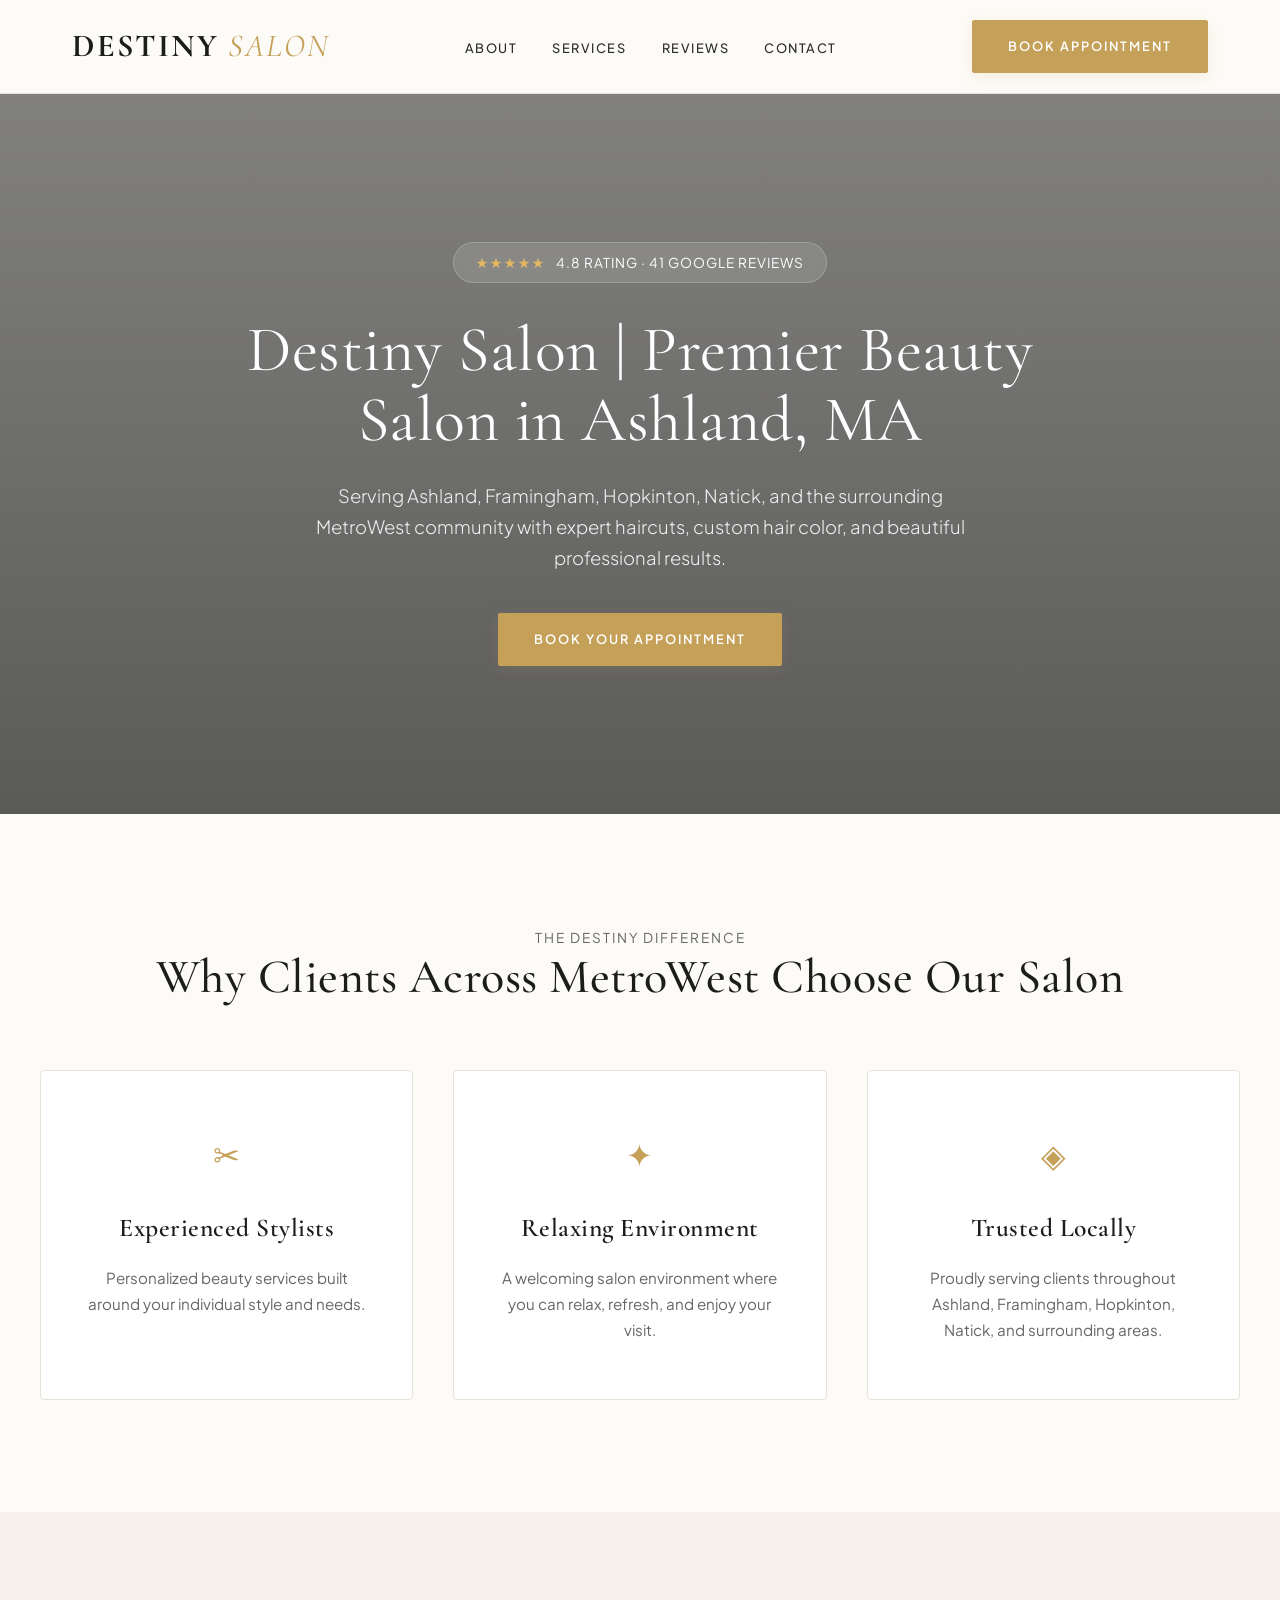
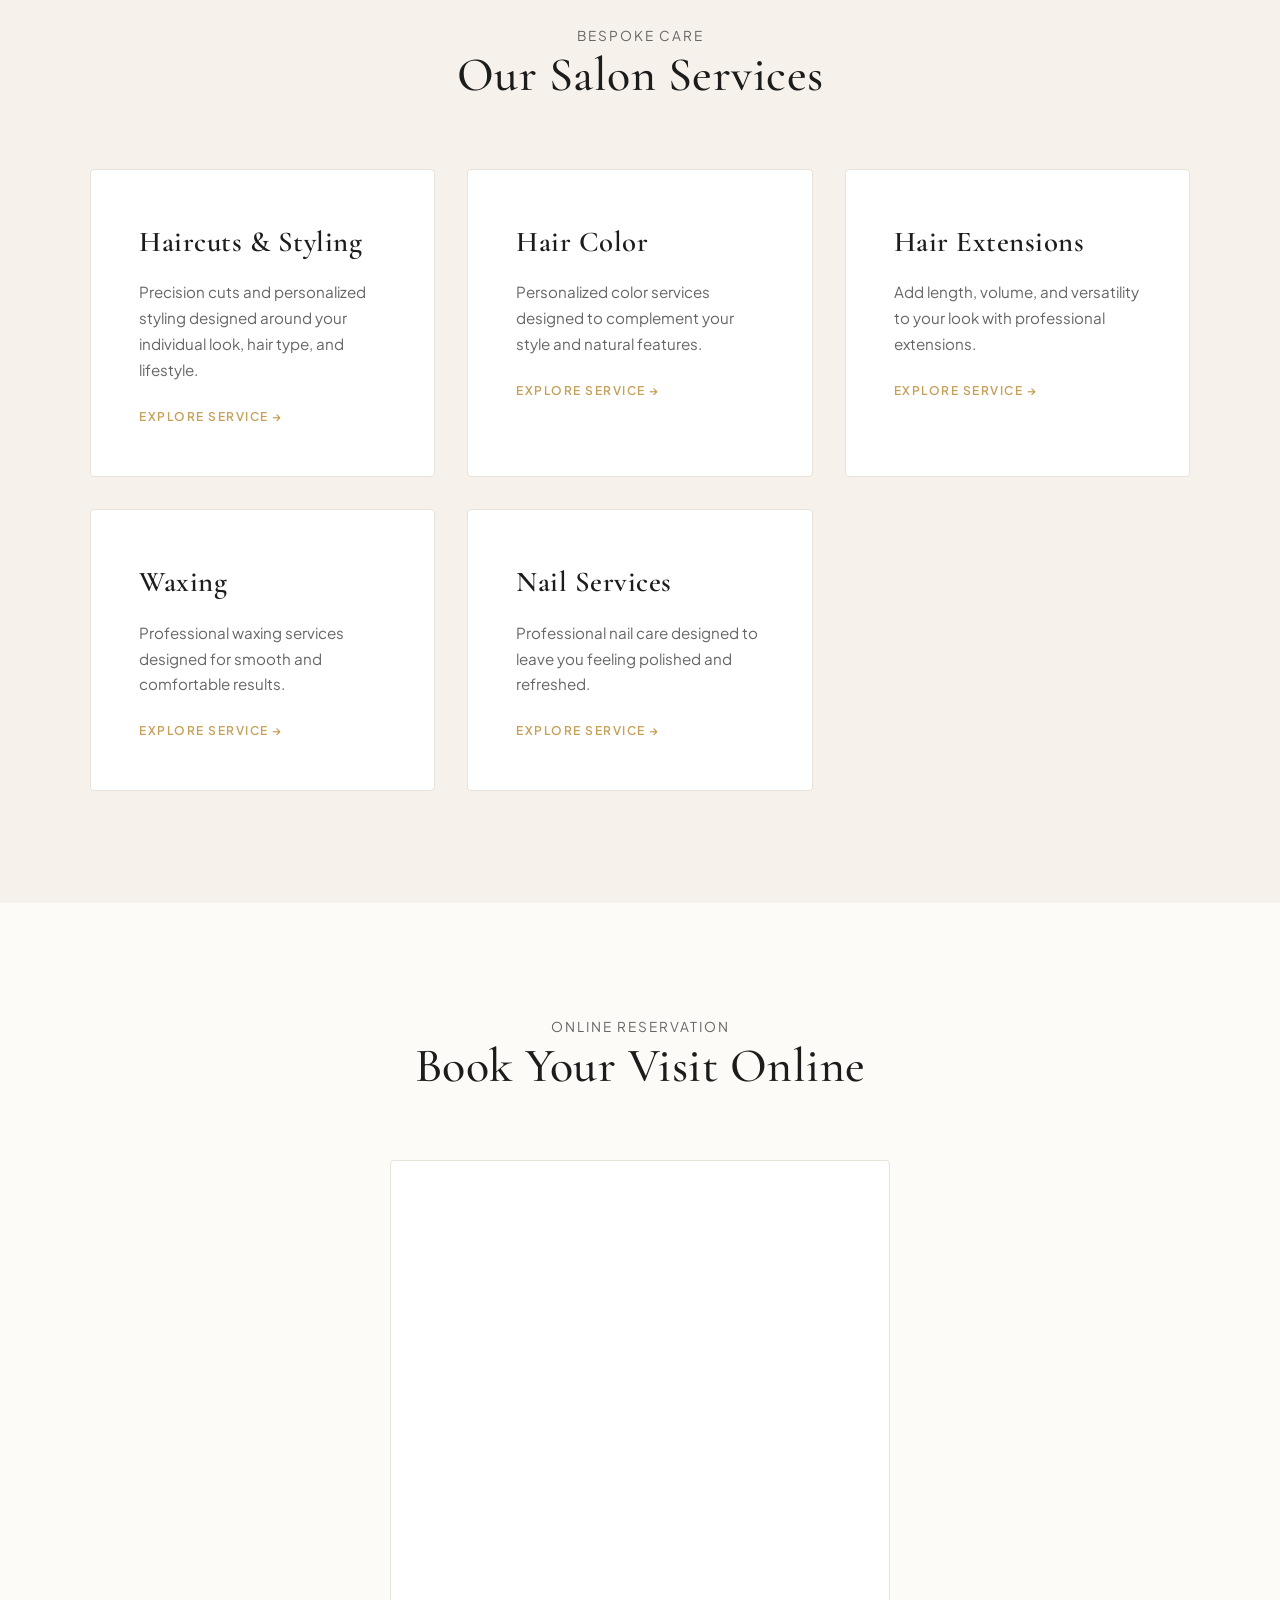
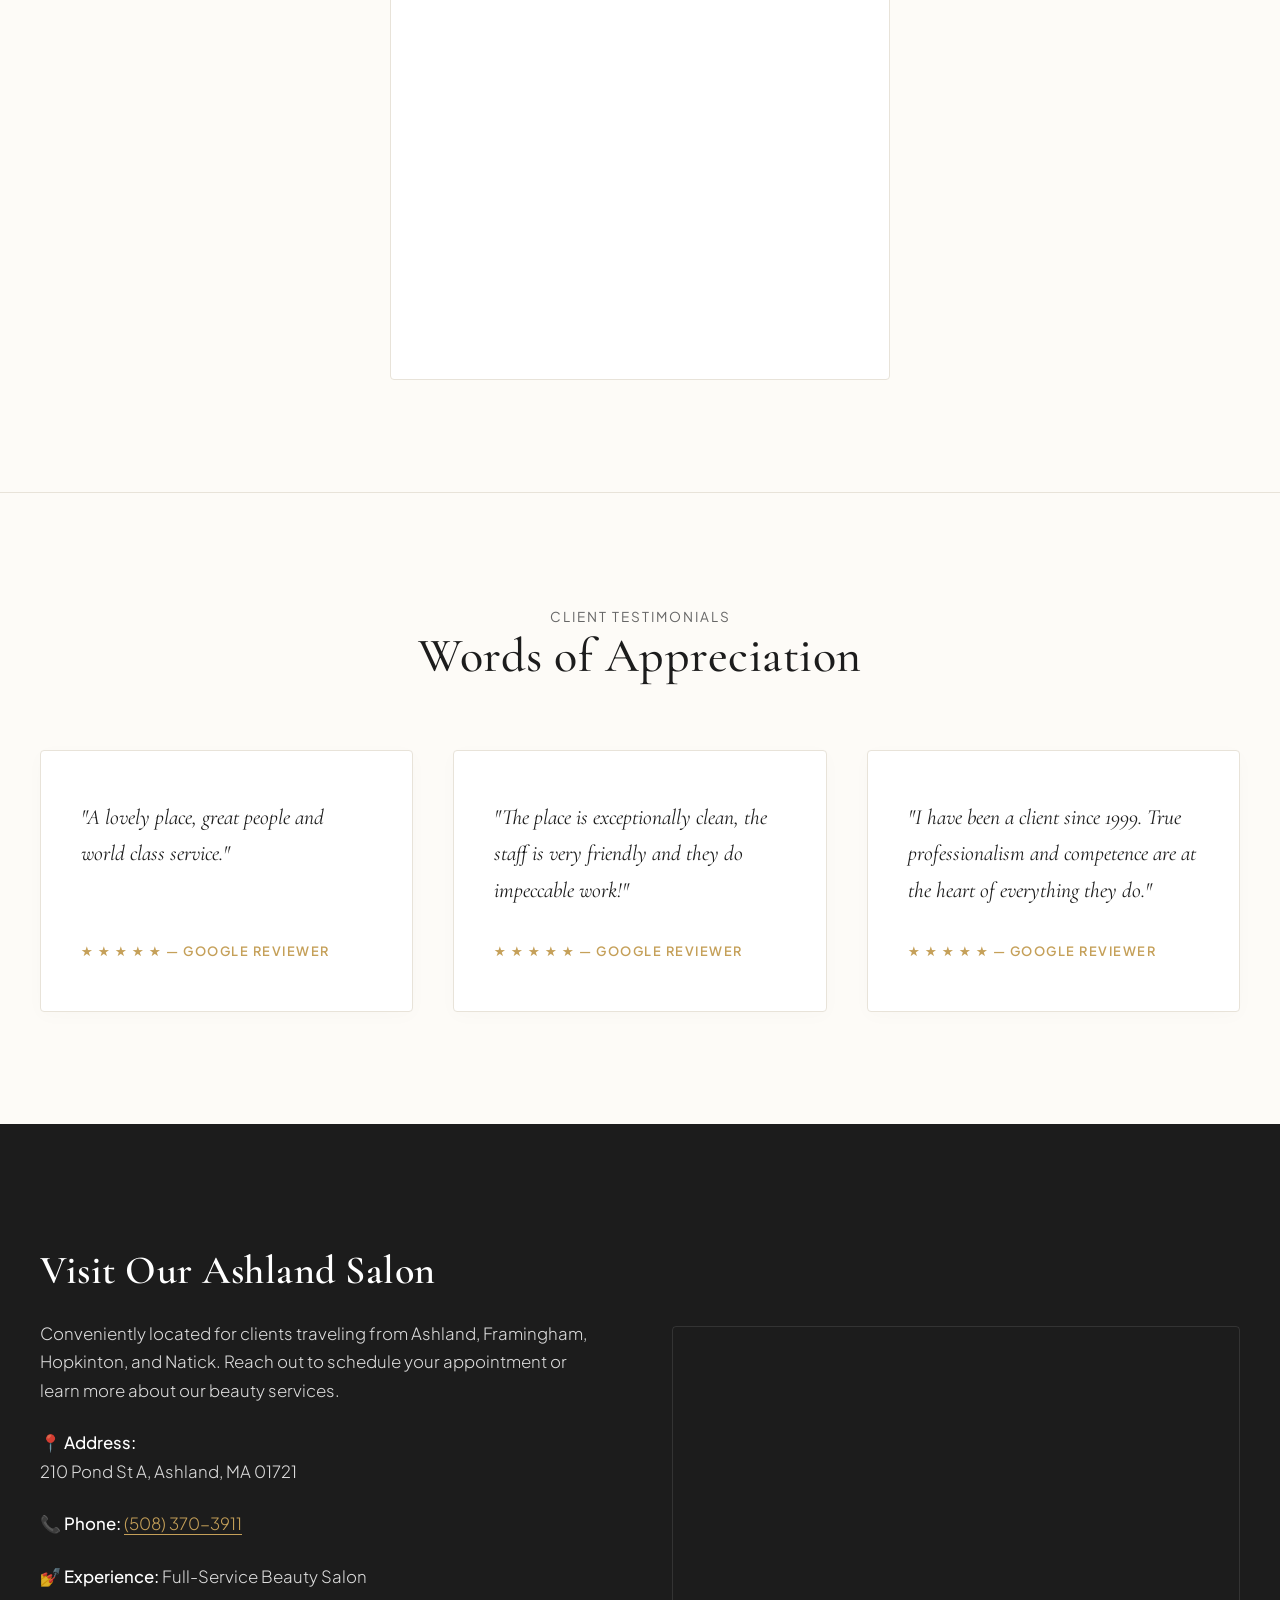
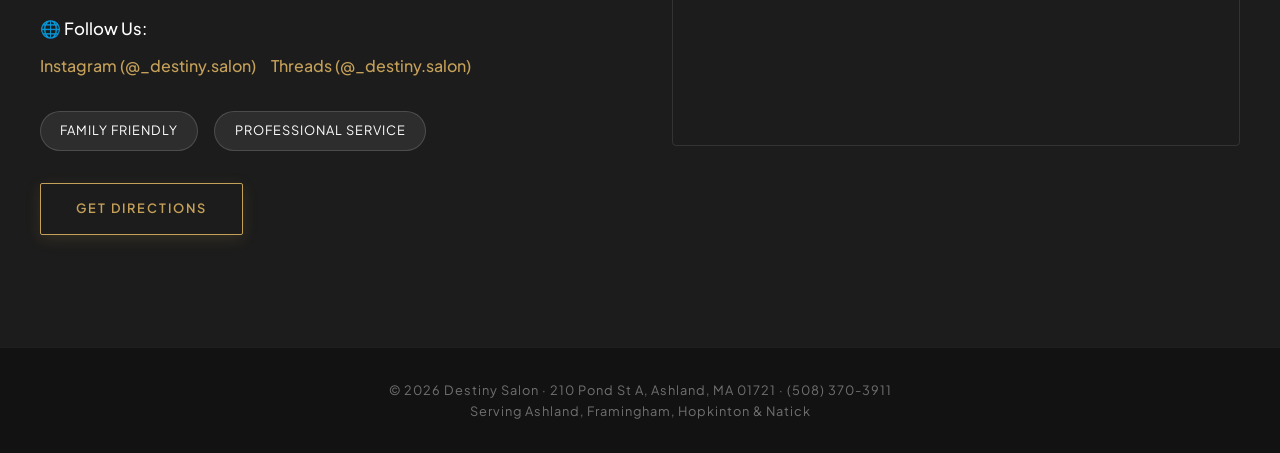
<file: index.html>
<!DOCTYPE html>
<html lang="en">
<head>
  <meta charset="UTF-8" />
  <meta name="viewport" content="width=device-width, initial-scale=1.0" />
  <title>Hair Salon in Ashland, MA | Serving Framingham, Hopkinton & Natick | Destiny Salon</title>
  <meta name="description" content="Destiny Salon is a premier full-service beauty salon located at 210 Pond St, Ashland, MA, proudly serving clients in Framingham, Hopkinton, Natick, and surrounding MetroWest areas. Specializing in expert haircuts, hair color, extensions, waxing, and nail care. Book your appointment online today!" />
  <meta name="robots" content="index, follow" />
  <link rel="canonical" href="https://destinysalon.com/" />

  <!-- LocalBusiness Schema Markup -->
  <script type="application/ld+json">
    {
      "@context": "https://schema.org",
      "@type": "HairSalon",
      "name": "Destiny Salon",
      "image": "https://drakefury.github.io/destiny-salon/logo.jpg",
      "address": {
        "@type": "PostalAddress",
        "streetAddress": "210 Pond St A",
        "addressLocality": "Ashland",
        "addressRegion": "MA",
        "postalCode": "01721",
        "addressCountry": "US"
      },
      "geo": {
        "@type": "GeoCoordinates",
        "latitude": 42.255,
        "longitude": -71.465
      },
      "areaServed": [
        { "@type": "AdministrativeArea", "name": "Ashland, MA" },
        { "@type": "AdministrativeArea", "name": "Framingham, MA" },
        { "@type": "AdministrativeArea", "name": "Hopkinton, MA" },
        { "@type": "AdministrativeArea", "name": "Natick, MA" },
        { "@type": "AdministrativeArea", "name": "MetroWest Boston" }
      ],
      "telephone": "+15083703911",
      "url": "https://drakefury.github.io/destiny-salon/",
      "priceRange": "$$",
      "sameAs": [
        "https://instagram.com/_destiny.salon",
        "https://www.threads.net/@_destiny.salon"
      ]
    }
  </script>

  <!-- External CSS -->
  <link rel="stylesheet" href="style.css" />

  <!-- Google Fonts -->
  <link rel="preconnect" href="https://fonts.googleapis.com">
  <link rel="preconnect" href="https://fonts.gstatic.com" crossorigin>
  <link href="https://fonts.googleapis.com/css2?family=Cormorant+Garamond:ital,wght@0,400;0,500;0,600;0,700;1,400&family=Plus+Jakarta+Sans:wght@300;400;500;600&display=swap" rel="stylesheet" />

  <!-- Google Analytics -->
  <script async src="https://www.googletagmanager.com/gtag/js?id=G-MD1N1CM1D7"></script>
  <script>
    window.dataLayer = window.dataLayer || [];
    function gtag() { dataLayer.push(arguments); }
    gtag('js', new Date());
    gtag('config', 'G-MD1N1CM1D7');
  </script>

  <!-- Calendly -->
  <script type="text/javascript" src="https://assets.calendly.com/assets/external/widget.js" async></script>
</head>

<body>

<header>
  <div class="nav-container">
    <a href="index.html" class="logo">Destiny <span>Salon</span></a>

    <!-- Hamburger Checkbox Toggle for Mobile -->
    <input type="checkbox" id="nav-toggle" class="nav-toggle">
    <label for="nav-toggle" class="nav-toggle-label">
      <span></span>
    </label>

    <ul class="nav-links">
      <li><a href="#about">About</a></li>
      <li><a href="#services">Services</a></li>
      <li><a href="#reviews">Reviews</a></li>
      <li><a href="#contact">Contact</a></li>
    </ul>
    <a href="#book" class="btn desktop-book-btn">Book Appointment</a>
  </div>
</header>

<main>
  <!-- HERO -->
  <section class="hero" id="home">
    <div class="hero-content">
      <div class="rating-badge">
        <span class="stars">★★★★★</span>
        <span>4.8 Rating · 41 Google Reviews</span>
      </div>
      <h1>Destiny Salon | Premier Beauty Salon in Ashland, MA</h1>
      <p>Serving Ashland, Framingham, Hopkinton, Natick, and the surrounding MetroWest community with expert haircuts, custom hair color, and beautiful professional results.</p>
      <a href="#book" class="btn">Book Your Appointment</a>
    </div>
  </section>

  <!-- ABOUT -->
  <section id="about" class="features">
    <div class="section-title">
      <p>The Destiny Difference</p>
      <h2>Why Clients Across MetroWest Choose Our Salon</h2>
    </div>
    <div class="grid-container">
      <div class="card">
        <div class="card-icon">✂</div>
        <h3>Experienced Stylists</h3>
        <p>Personalized beauty services built around your individual style and needs.</p>
      </div>
      <div class="card">
        <div class="card-icon">✦</div>
        <h3>Relaxing Environment</h3>
        <p>A welcoming salon environment where you can relax, refresh, and enjoy your visit.</p>
      </div>
      <div class="card">
        <div class="card-icon">◈</div>
        <h3>Trusted Locally</h3>
        <p>Proudly serving clients throughout Ashland, Framingham, Hopkinton, Natick, and surrounding areas.</p>
      </div>
    </div>
  </section>

  <!-- SERVICES -->
  <section id="services" class="services">
    <div class="section-title">
      <p>Bespoke Care</p>
      <h2>Our Salon Services</h2>
    </div>
    <div class="service-list-grid">
      <a href="services/haircuts.html" class="service-item">
        <h3>Haircuts & Styling</h3>
        <p>Precision cuts and personalized styling designed around your individual look, hair type, and lifestyle.</p>
        <span class="service-arrow">Explore Service →</span>
      </a>
      <a href="services/hair-color.html" class="service-item">
        <h3>Hair Color</h3>
        <p>Personalized color services designed to complement your style and natural features.</p>
        <span class="service-arrow">Explore Service →</span>
      </a>
      <a href="services/hair-extensions.html" class="service-item">
        <h3>Hair Extensions</h3>
        <p>Add length, volume, and versatility to your look with professional extensions.</p>
        <span class="service-arrow">Explore Service →</span>
      </a>
      <a href="services/waxing.html" class="service-item">
        <h3>Waxing</h3>
        <p>Professional waxing services designed for smooth and comfortable results.</p>
        <span class="service-arrow">Explore Service →</span>
      </a>
      <a href="services/nails.html" class="service-item">
        <h3>Nail Services</h3>
        <p>Professional nail care designed to leave you feeling polished and refreshed.</p>
        <span class="service-arrow">Explore Service →</span>
      </a>
    </div>
  </section>

  <!-- BOOKING -->
  <section id="book" class="booking-section">
    <div class="section-title">
      <p>Online Reservation</p>
      <h2>Book Your Visit Online</h2>
    </div>
    <div class="calendly-inline-widget" data-url="https://calendly.com/sajjadhashmani94/30min"></div>
  </section>

  <!-- REVIEWS -->
  <section id="reviews" class="reviews">
    <div class="section-title">
      <p>Client Testimonials</p>
      <h2>Words of Appreciation</h2>
    </div>
    <div class="grid-container">
      <div class="review-card">
        <p>"A lovely place, great people and world class service."</p>
        <div class="review-author">★ ★ ★ ★ ★ — Google Reviewer</div>
      </div>
      <div class="review-card">
        <p>"The place is exceptionally clean, the staff is very friendly and they do impeccable work!"</p>
        <div class="review-author">★ ★ ★ ★ ★ — Google Reviewer</div>
      </div>
      <div class="review-card">
        <p>"I have been a client since 1999. True professionalism and competence are at the heart of everything they do."</p>
        <div class="review-author">★ ★ ★ ★ ★ — Google Reviewer</div>
      </div>
    </div>
  </section>

  <!-- CONTACT -->
  <section id="contact" class="contact">
    <div class="contact-container">
      <div class="contact-info">
        <h2 style="font-size:2.5rem; margin-bottom:1rem;">Visit Our Ashland Salon</h2>
        <p>Conveniently located for clients traveling from Ashland, Framingham, Hopkinton, and Natick. Reach out to schedule your appointment or learn more about our beauty services.</p>
        <p>📍 <strong>Address:</strong><br>210 Pond St A, Ashland, MA 01721</p>
        <p>📞 <strong>Phone:</strong> <a href="tel:5083703911" style="color:var(--accent); border-bottom:1px solid var(--accent);">(508) 370-3911</a></p>
        <p>💅 <strong>Experience:</strong> Full-Service Beauty Salon</p>

        <!-- Social Media Links -->
        <div style="margin: 1.2rem 0;">
          <p style="margin-bottom: 0.5rem;">🌐 <strong>Follow Us:</strong></p>
          <div style="display: flex; gap: 15px; align-items: center; flex-wrap: wrap;">
            <a href="https://instagram.com/_destiny.salon" target="_blank" rel="noopener noreferrer" style="color: var(--accent); text-decoration: none; font-weight: 500;">Instagram (@_destiny.salon)</a>
            <a href="https://www.threads.net/@_destiny.salon" target="_blank" rel="noopener noreferrer" style="color: var(--accent); text-decoration: none; font-weight: 500;">Threads (@_destiny.salon)</a>
          </div>
        </div>

        <div class="amenities">
          <span class="tag">Family Friendly</span>
          <span class="tag">Professional Service</span>
        </div>
        <div style="margin-top:2rem;">
          <a href="https://maps.google.com/?q=210+Pond+St+a,+Ashland,+MA+01721" target="_blank" rel="noopener" class="btn btn-outline">Get Directions</a>
        </div>
      </div>
      <div class="map-container">
        <iframe src="https://maps.google.com/maps?q=210%20Pond%20St%20a,%20Ashland,%20MA%2001721&t=&z=15&ie=UTF8&iwloc=&output=embed" allowfullscreen loading="lazy" title="Destiny Salon location map"></iframe>
      </div>
    </div>
  </section>
</main>

<footer>
  <p>© 2026 Destiny Salon · 210 Pond St A, Ashland, MA 01721 · (508) 370-3911 <br>Serving Ashland, Framingham, Hopkinton & Natick</p>
</footer>

<script>
  window.addEventListener('message', function(e) {
    if (e.data && e.data.event === 'calendly.event_scheduled') {
      gtag('event', 'appointment_booked', {
        event_category: 'conversion',
        event_label: 'Calendly Booking'
      });
    }
  });
</script>

</body>
</html>
</file>
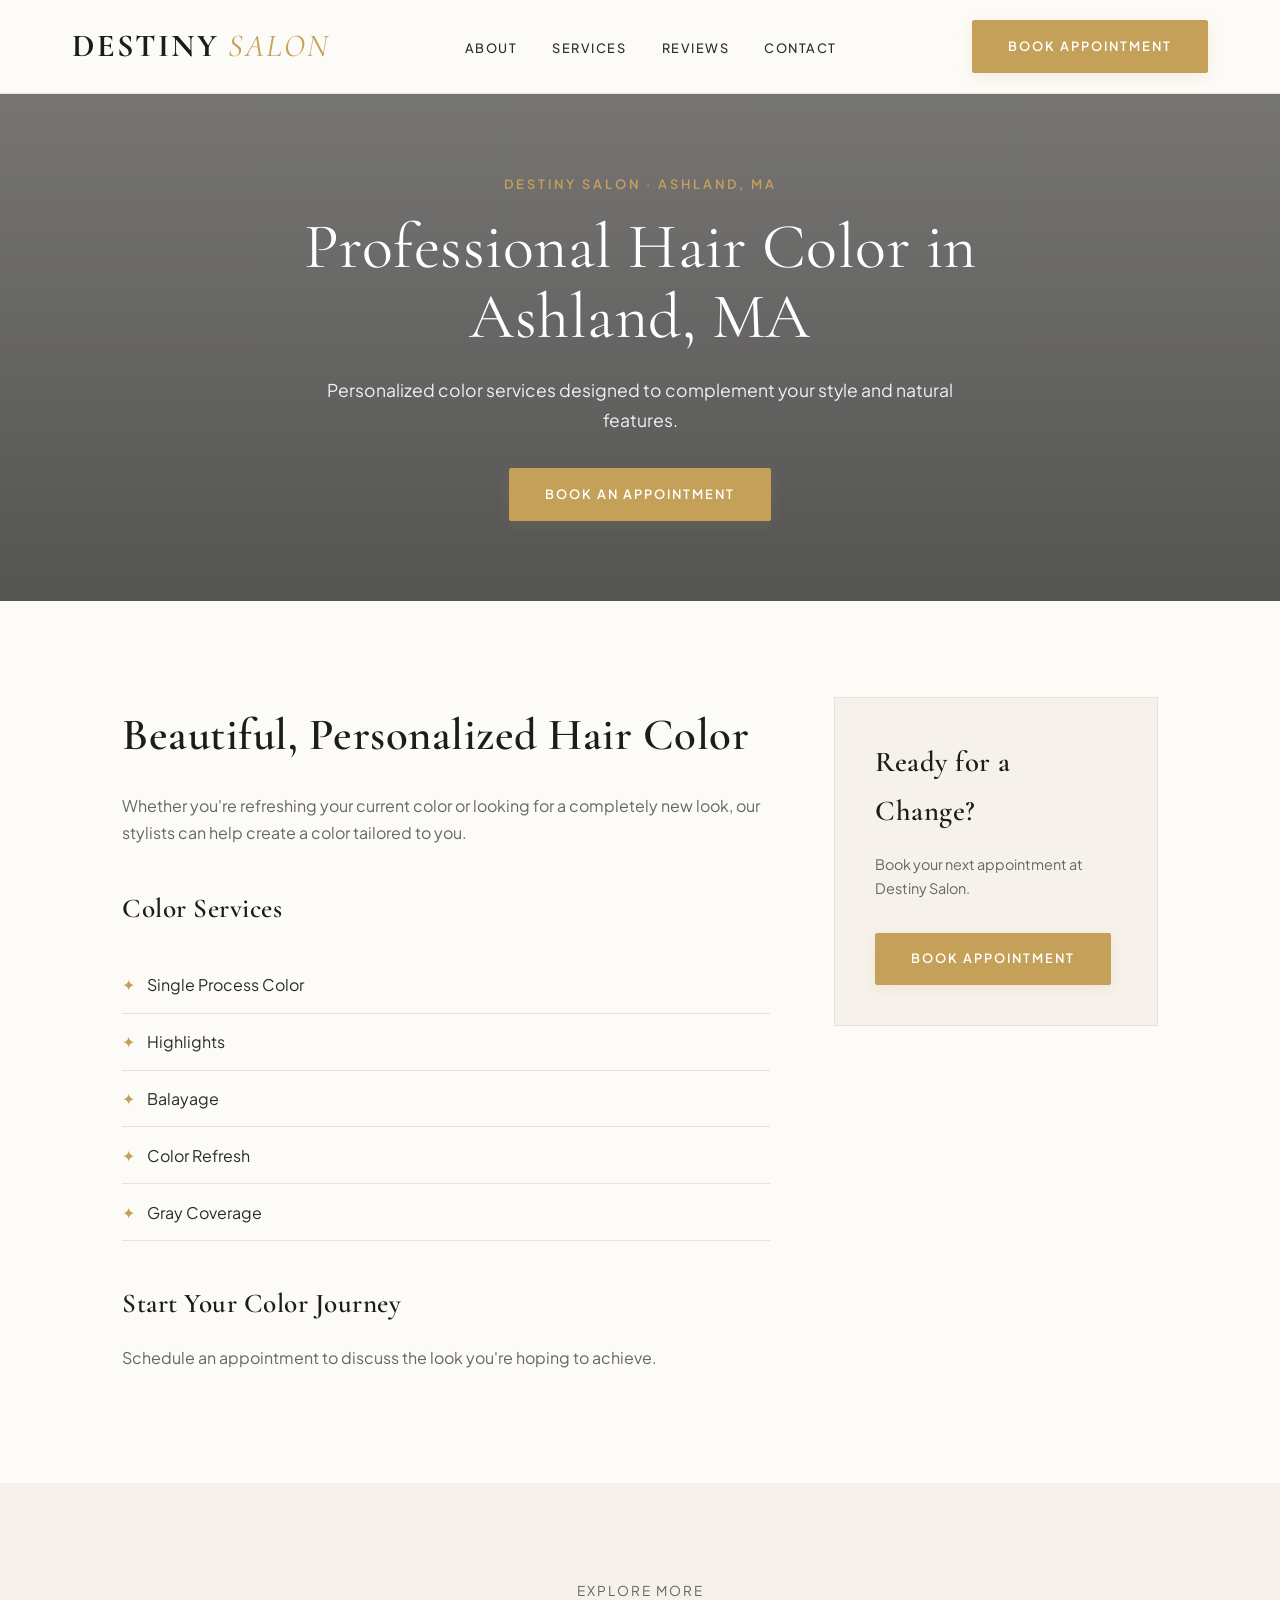
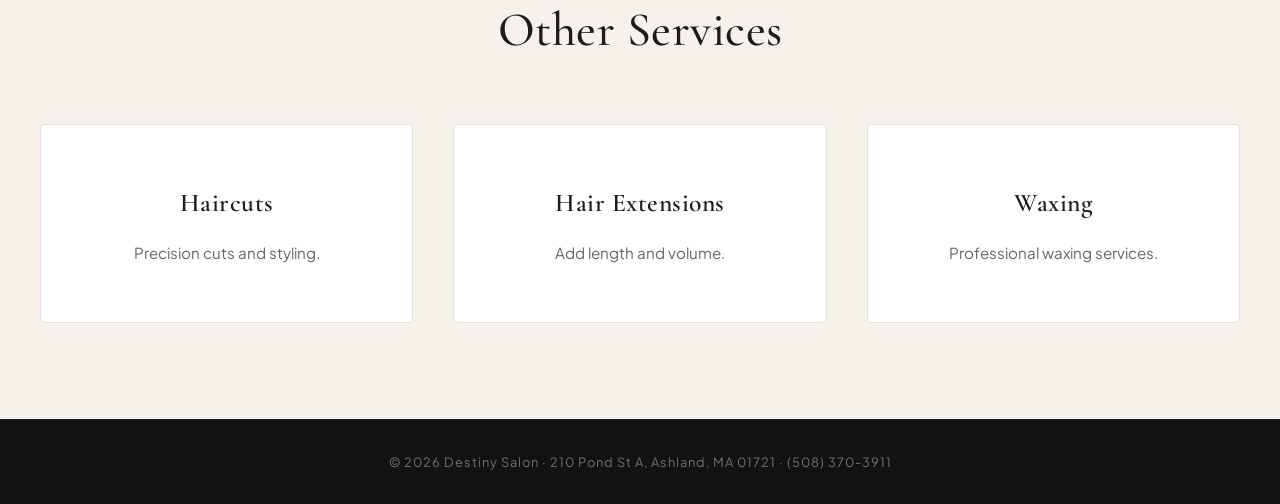
<file: services/hair-color.html>
<!DOCTYPE html>
<html lang="en">
<head>
  <meta charset="UTF-8" />
  <meta name="viewport" content="width=device-width, initial-scale=1.0" />
  
  <title>Professional Hair Color & Balayage in Ashland, MA | Destiny Salon</title>
  <meta name="description" content="Transform your look with professional hair color, highlights, and balayage at Destiny Salon in Ashland, MA. Book your appointment today." />
  
  <link rel="stylesheet" href="../style.css" />

  <link rel="preconnect" href="https://fonts.googleapis.com">
  <link rel="preconnect" href="https://fonts.gstatic.com" crossorigin>
  <link href="https://fonts.googleapis.com/css2?family=Cormorant+Garamond:ital,wght@0,400;0,500;0,600;0,700;1,400&family=Plus+Jakarta+Sans:wght@300;400;500;600&display=swap" rel="stylesheet" />
</head>

<body>

<header>
  <div class="nav-container">
    <a href="../index.html" class="logo">Destiny <span>Salon</span></a>
    <ul class="nav-links">
      <li><a href="../index.html#about">About</a></li>
      <li><a href="../index.html#services">Services</a></li>
      <li><a href="../index.html#reviews">Reviews</a></li>
      <li><a href="../index.html#contact">Contact</a></li>
    </ul>
    <a href="../index.html#book" class="btn">Book Appointment</a>
  </div>
</header>

<main>
  <section class="service-hero">
    <div class="service-hero-content">
      <div class="service-hero-label">Destiny Salon · Ashland, MA</div>
      <h1>Professional Hair Color in Ashland, MA</h1>
      <p>Personalized color services designed to complement your style and natural features.</p>
      <a href="../index.html#book" class="btn">Book an Appointment</a>
    </div>
  </section>

  <section class="service-content">
    <div class="service-content-grid">
      <div>
        <h2>Beautiful, Personalized Hair Color</h2>
        <p>Whether you're refreshing your current color or looking for a completely new look, our stylists can help create a color tailored to you.</p>

        <h3>Color Services</h3>
        <ul class="service-bullets">
          <li>Single Process Color</li>
          <li>Highlights</li>
          <li>Balayage</li>
          <li>Color Refresh</li>
          <li>Gray Coverage</li>
        </ul>

        <h3>Start Your Color Journey</h3>
        <p>Schedule an appointment to discuss the look you're hoping to achieve.</p>
      </div>

      <aside class="service-sidebar">
        <h3>Ready for a Change?</h3>
        <p>Book your next appointment at Destiny Salon.</p>
        <div class="service-cta">
          <a href="../index.html#book" class="btn">Book Appointment</a>
        </div>
      </aside>
    </div>
  </section>

  <section class="related-services">
    <div class="section-title">
      <p>Explore More</p>
      <h2>Other Services</h2>
    </div>
    <div class="grid-container">
      <a href="haircuts.html" class="card">
        <h3>Haircuts</h3>
        <p>Precision cuts and styling.</p>
      </a>
      <a href="hair-extensions.html" class="card">
        <h3>Hair Extensions</h3>
        <p>Add length and volume.</p>
      </a>
      <a href="waxing.html" class="card">
        <h3>Waxing</h3>
        <p>Professional waxing services.</p>
      </a>
    </div>
  </section>
</main>

<footer>
  <p>© 2026 Destiny Salon · 210 Pond St A, Ashland, MA 01721 · (508) 370-3911</p>
</footer>

</body>
</html>
</file>
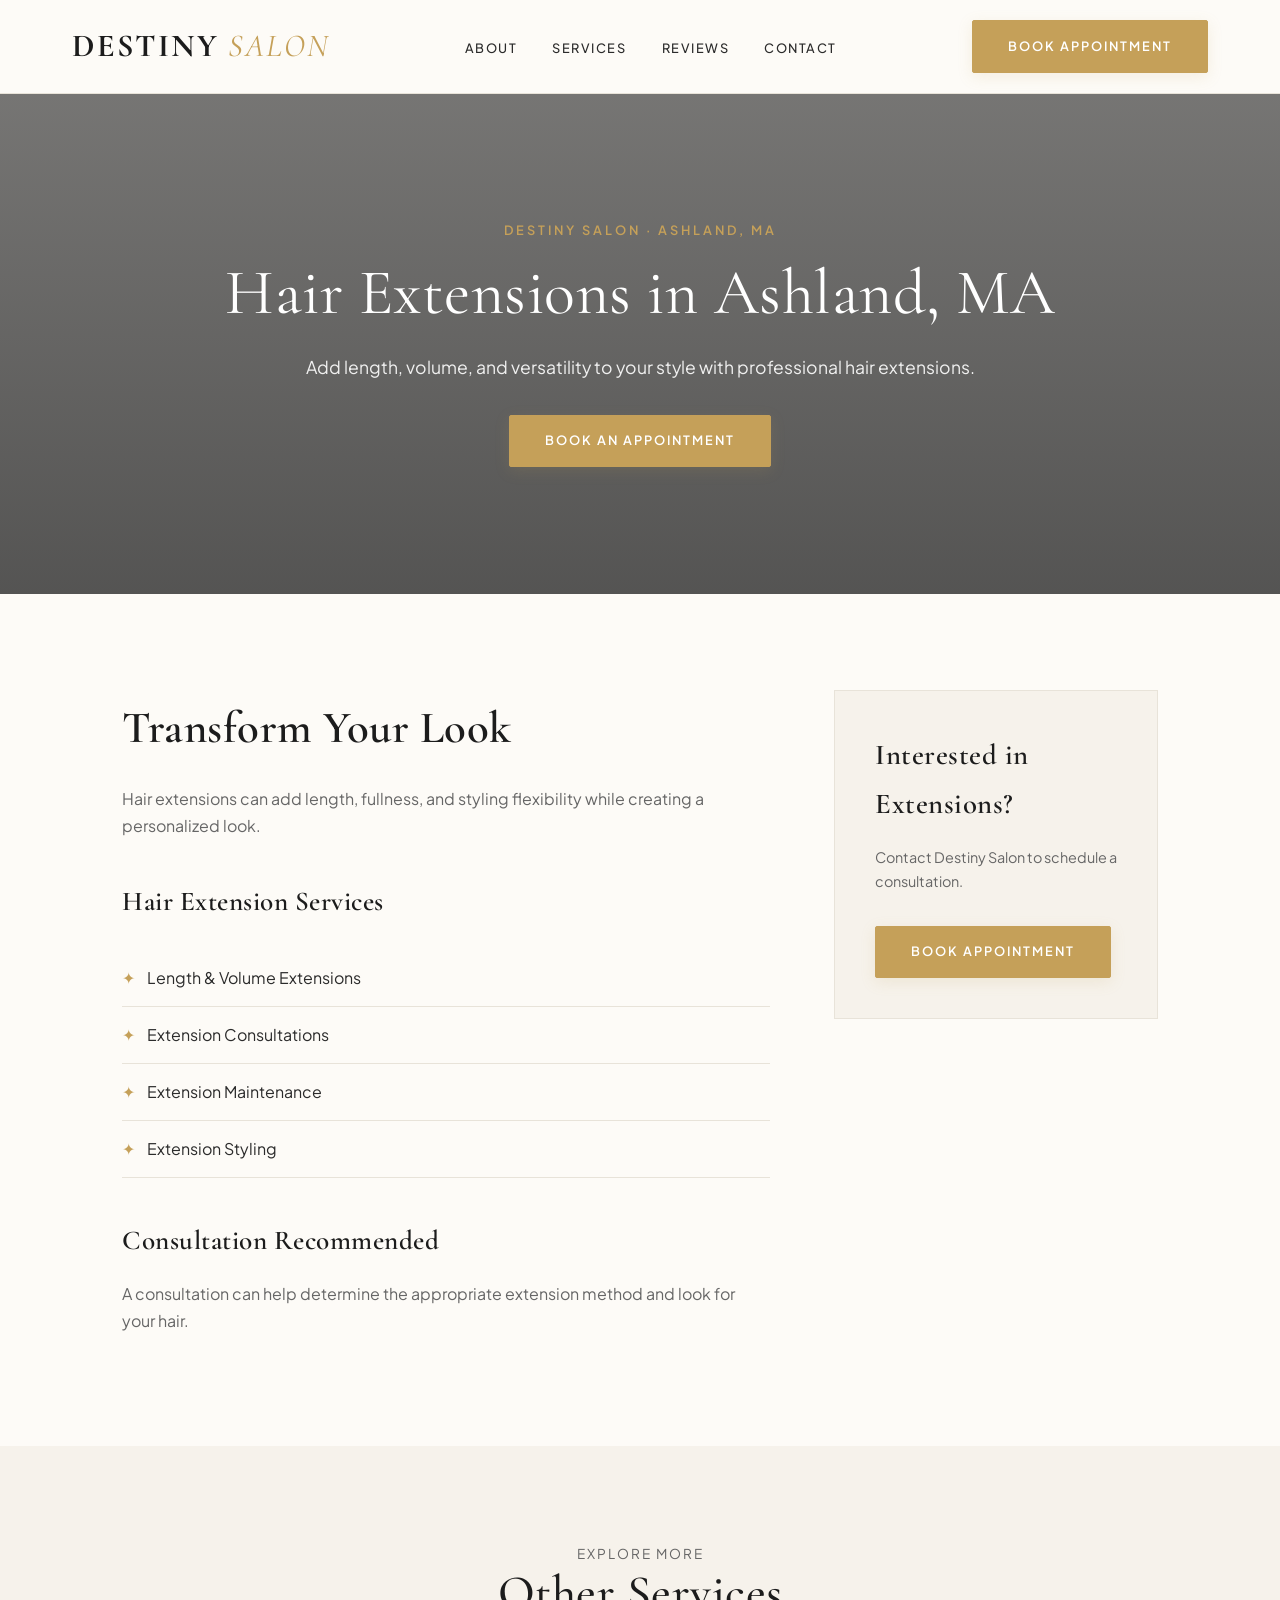
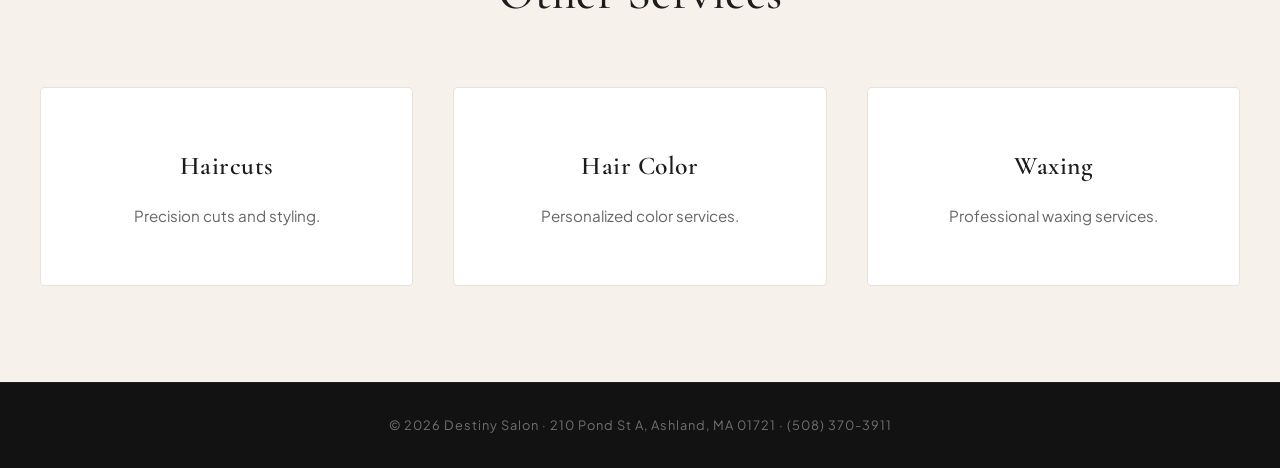
<file: services/hair-extensions.html>
<!DOCTYPE html>
<html lang="en">
<head>
  <meta charset="UTF-8" />
  <meta name="viewport" content="width=device-width, initial-scale=1.0" />
  
  <title>Hair Extensions in Ashland, MA | Destiny Salon</title>
  <meta name="description" content="Add length, volume, and versatility with professional hair extensions at Destiny Salon in Ashland, MA. Schedule a consultation today." />
  
  <link rel="stylesheet" href="../style.css" />

  <link rel="preconnect" href="https://fonts.googleapis.com">
  <link rel="preconnect" href="https://fonts.gstatic.com" crossorigin>
  <link href="https://fonts.googleapis.com/css2?family=Cormorant+Garamond:ital,wght@0,400;0,500;0,600;0,700;1,400&family=Plus+Jakarta+Sans:wght@300;400;500;600&display=swap" rel="stylesheet" />
</head>

<body>

<header>
  <div class="nav-container">
    <a href="../index.html" class="logo">Destiny <span>Salon</span></a>
    <ul class="nav-links">
      <li><a href="../index.html#about">About</a></li>
      <li><a href="../index.html#services">Services</a></li>
      <li><a href="../index.html#reviews">Reviews</a></li>
      <li><a href="../index.html#contact">Contact</a></li>
    </ul>
    <a href="../index.html#book" class="btn">Book Appointment</a>
  </div>
</header>

<main>
  <section class="service-hero">
    <div class="service-hero-content">
      <div class="service-hero-label">Destiny Salon · Ashland, MA</div>
      <h1>Hair Extensions in Ashland, MA</h1>
      <p>Add length, volume, and versatility to your style with professional hair extensions.</p>
      <a href="../index.html#book" class="btn">Book an Appointment</a>
    </div>
  </section>

  <section class="service-content">
    <div class="service-content-grid">
      <div>
        <h2>Transform Your Look</h2>
        <p>Hair extensions can add length, fullness, and styling flexibility while creating a personalized look.</p>

        <h3>Hair Extension Services</h3>
        <ul class="service-bullets">
          <li>Length & Volume Extensions</li>
          <li>Extension Consultations</li>
          <li>Extension Maintenance</li>
          <li>Extension Styling</li>
        </ul>

        <h3>Consultation Recommended</h3>
        <p>A consultation can help determine the appropriate extension method and look for your hair.</p>
      </div>

      <aside class="service-sidebar">
        <h3>Interested in Extensions?</h3>
        <p>Contact Destiny Salon to schedule a consultation.</p>
        <div class="service-cta">
          <a href="../index.html#book" class="btn">Book Appointment</a>
        </div>
      </aside>
    </div>
  </section>

  <section class="related-services">
    <div class="section-title">
      <p>Explore More</p>
      <h2>Other Services</h2>
    </div>
    <div class="grid-container">
      <a href="haircuts.html" class="card">
        <h3>Haircuts</h3>
        <p>Precision cuts and styling.</p>
      </a>
      <a href="hair-color.html" class="card">
        <h3>Hair Color</h3>
        <p>Personalized color services.</p>
      </a>
      <a href="waxing.html" class="card">
        <h3>Waxing</h3>
        <p>Professional waxing services.</p>
      </a>
    </div>
  </section>
</main>

<footer>
  <p>© 2026 Destiny Salon · 210 Pond St A, Ashland, MA 01721 · (508) 370-3911</p>
</footer>

</body>
</html>
</file>
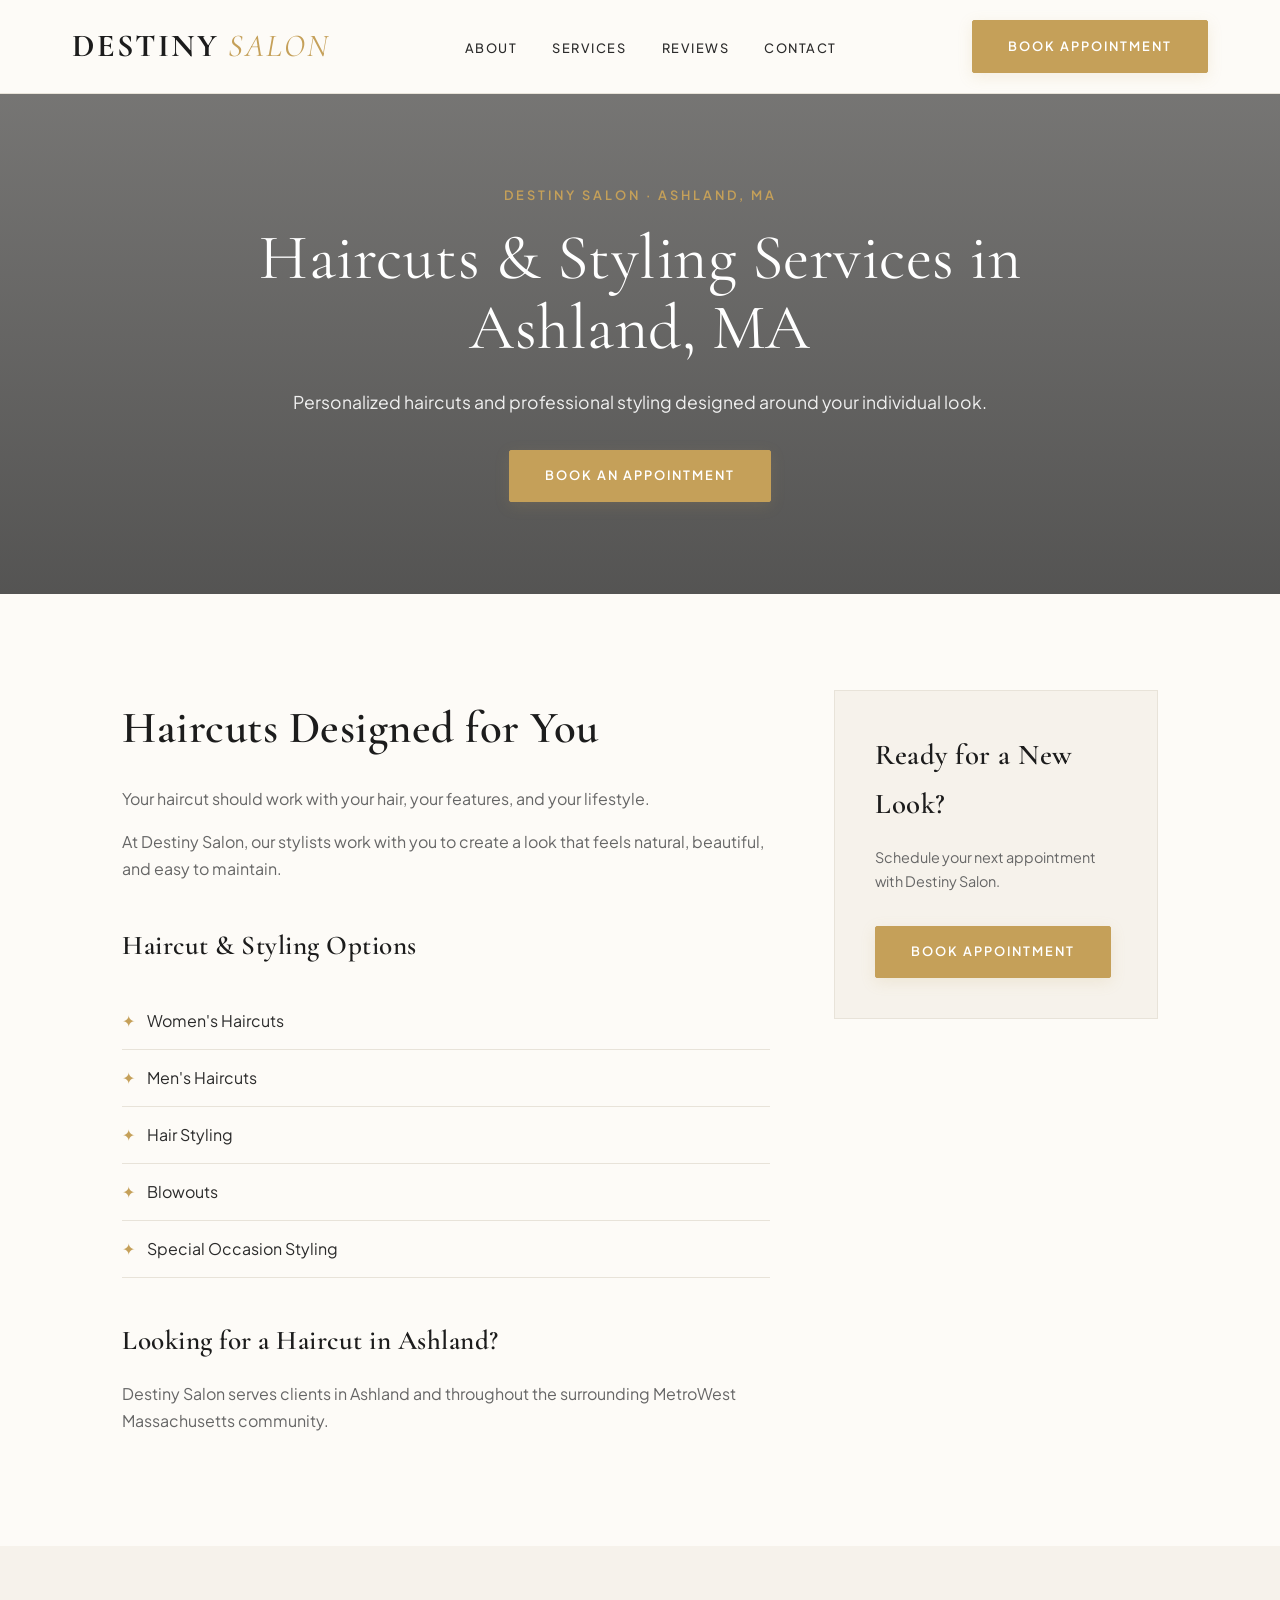
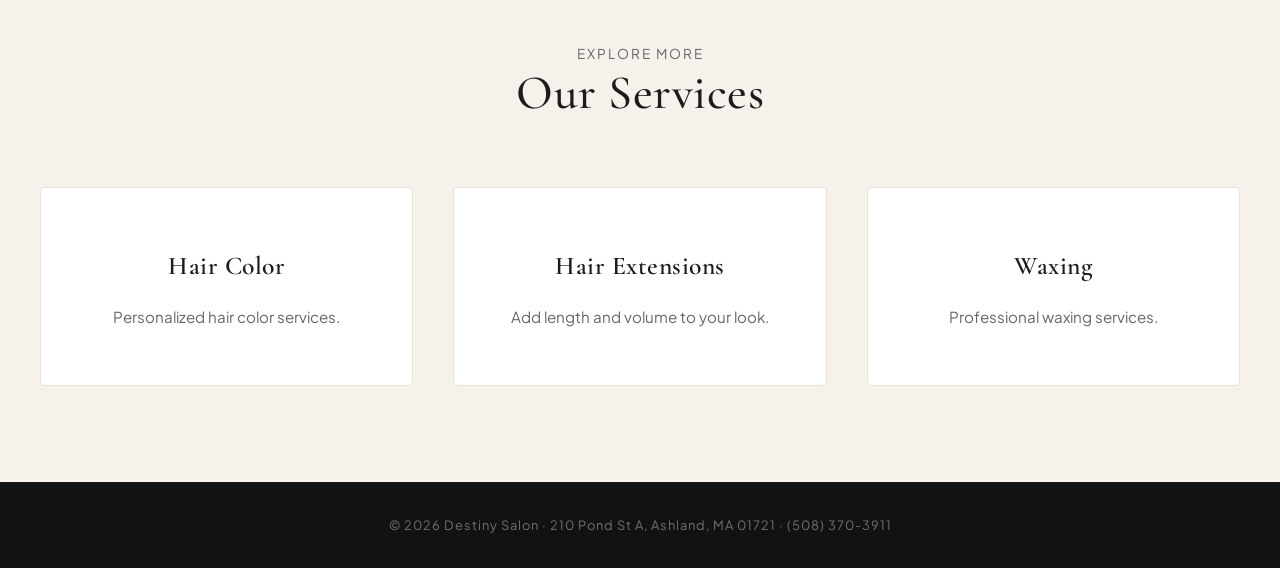
<file: services/haircuts.html>
<!DOCTYPE html>
<html lang="en">
<head>
  <meta charset="UTF-8" />
  <meta name="viewport" content="width=device-width, initial-scale=1.0" />
  
  <title>Haircuts & Styling Services in Ashland, MA | Destiny Salon</title>
  <meta name="description" content="Looking for expert haircuts or styling in Ashland, MA? Visit Destiny Salon for precision cuts, blowouts, and personalized hair styling tailored to you." />
  
  <!-- Backs out one directory to find style.css -->
  <link rel="stylesheet" href="../style.css" />

  <!-- Google Fonts -->
  <link rel="preconnect" href="https://fonts.googleapis.com">
  <link rel="preconnect" href="https://fonts.gstatic.com" crossorigin>
  <link href="https://fonts.googleapis.com/css2?family=Cormorant+Garamond:ital,wght@0,400;0,500;0,600;0,700;1,400&family=Plus+Jakarta+Sans:wght@300;400;500;600&display=swap" rel="stylesheet" />
</head>

<body>

<header>
  <div class="nav-container">
    <!-- Links point back to the index.html page -->
    <a href="../index.html" class="logo">Destiny <span>Salon</span></a>
    <ul class="nav-links">
      <li><a href="../index.html#about">About</a></li>
      <li><a href="../index.html#services">Services</a></li>
      <li><a href="../index.html#reviews">Reviews</a></li>
      <li><a href="../index.html#contact">Contact</a></li>
    </ul>
    <a href="../index.html#book" class="btn">Book Appointment</a>
  </div>
</header>

<main>
  <section class="service-hero">
    <div class="service-hero-content">
      <div class="service-hero-label">Destiny Salon · Ashland, MA</div>
      <h1>Haircuts & Styling Services in Ashland, MA</h1>
      <p>Personalized haircuts and professional styling designed around your individual look.</p>
      <a href="../index.html#book" class="btn">Book an Appointment</a>
    </div>
  </section>

  <section class="service-content">
    <div class="service-content-grid">
      <div>
        <h2>Haircuts Designed for You</h2>
        <p>Your haircut should work with your hair, your features, and your lifestyle.</p>
        <p>At Destiny Salon, our stylists work with you to create a look that feels natural, beautiful, and easy to maintain.</p>

        <h3>Haircut & Styling Options</h3>
        <ul class="service-bullets">
          <li>Women's Haircuts</li>
          <li>Men's Haircuts</li>
          <li>Hair Styling</li>
          <li>Blowouts</li>
          <li>Special Occasion Styling</li>
        </ul>

        <h3>Looking for a Haircut in Ashland?</h3>
        <p>Destiny Salon serves clients in Ashland and throughout the surrounding MetroWest Massachusetts community.</p>
      </div>

      <aside class="service-sidebar">
        <h3>Ready for a New Look?</h3>
        <p>Schedule your next appointment with Destiny Salon.</p>
        <div class="service-cta">
          <a href="../index.html#book" class="btn">Book Appointment</a>
        </div>
      </aside>
    </div>
  </section>

  <section class="related-services">
    <div class="section-title">
      <p>Explore More</p>
      <h2>Our Services</h2>
    </div>
    <div class="grid-container">
      <!-- Sibling pages link directly to each other -->
      <a href="hair-color.html" class="card">
        <h3>Hair Color</h3>
        <p>Personalized hair color services.</p>
      </a>
      <a href="hair-extensions.html" class="card">
        <h3>Hair Extensions</h3>
        <p>Add length and volume to your look.</p>
      </a>
      <a href="waxing.html" class="card">
        <h3>Waxing</h3>
        <p>Professional waxing services.</p>
      </a>
    </div>
  </section>
</main>

<footer>
  <p>© 2026 Destiny Salon · 210 Pond St A, Ashland, MA 01721 · (508) 370-3911</p>
</footer>

</body>
</html>
</file>
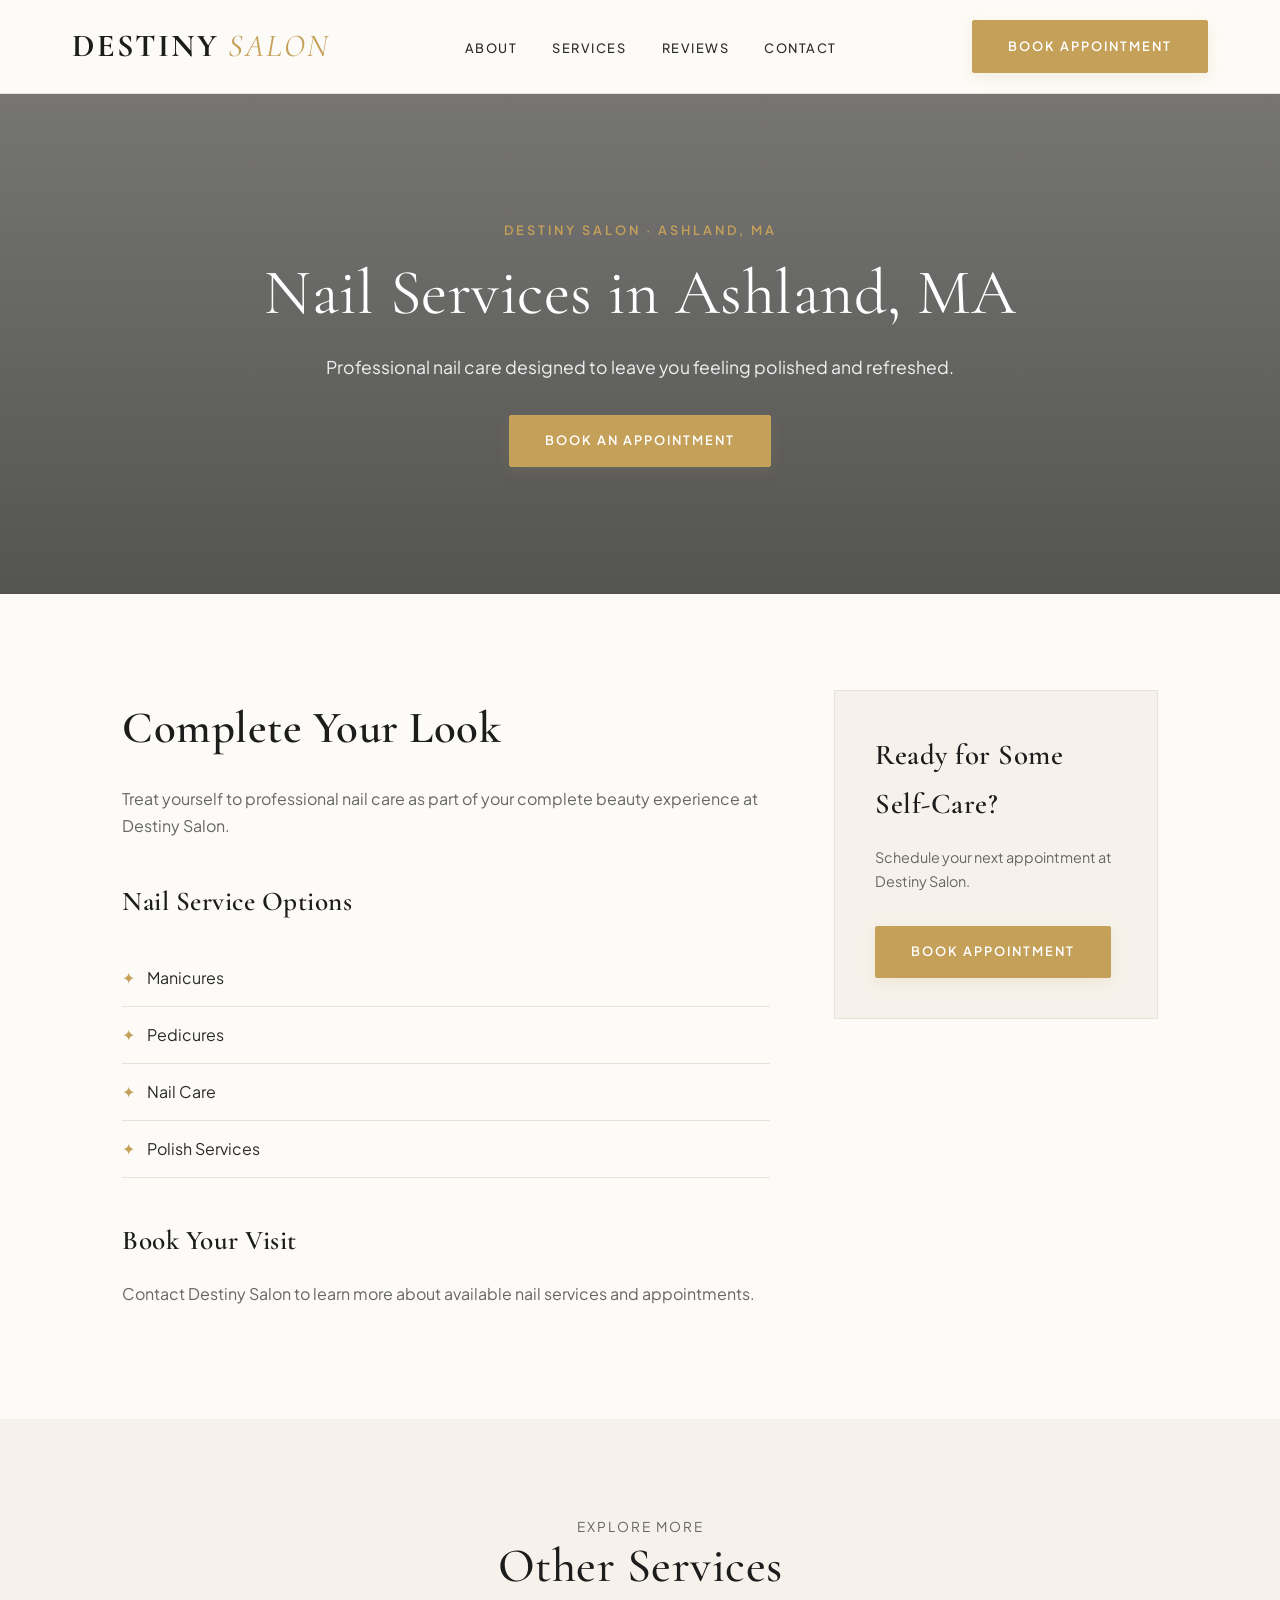
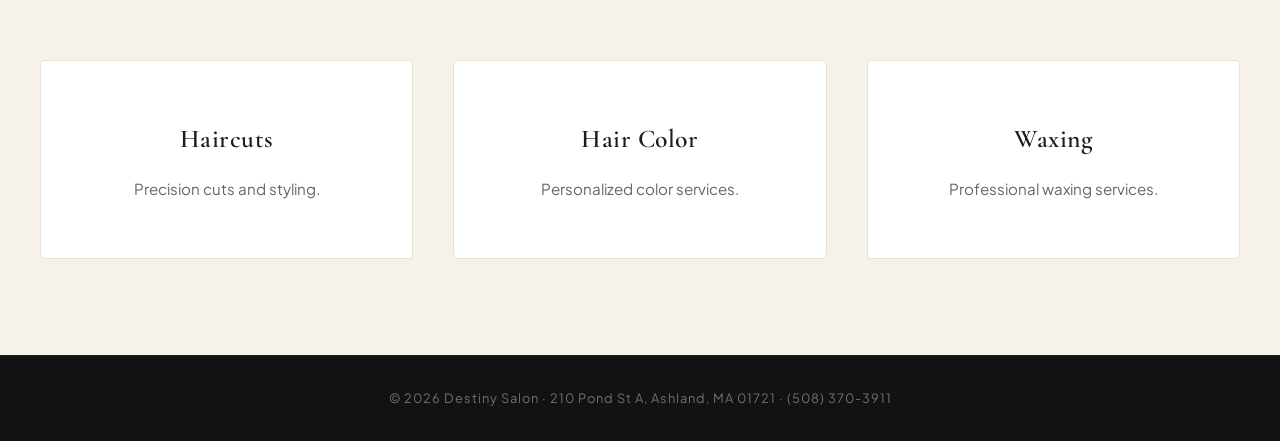
<file: services/nails.html>
<!DOCTYPE html>
<html lang="en">
<head>
  <meta charset="UTF-8" />
  <meta name="viewport" content="width=device-width, initial-scale=1.0" />
  
  <title>Nail Care, Manicures & Pedicures in Ashland, MA | Destiny Salon</title>
  <meta name="description" content="Treat yourself to professional manicures, pedicures, and nail care at Destiny Salon in Ashland, MA. Complete your beauty routine today." />
  
  <link rel="stylesheet" href="../style.css" />

  <link rel="preconnect" href="https://fonts.googleapis.com">
  <link rel="preconnect" href="https://fonts.gstatic.com" crossorigin>
  <link href="https://fonts.googleapis.com/css2?family=Cormorant+Garamond:ital,wght@0,400;0,500;0,600;0,700;1,400&family=Plus+Jakarta+Sans:wght@300;400;500;600&display=swap" rel="stylesheet" />
</head>

<body>

<header>
  <div class="nav-container">
    <a href="../index.html" class="logo">Destiny <span>Salon</span></a>
    <ul class="nav-links">
      <li><a href="../index.html#about">About</a></li>
      <li><a href="../index.html#services">Services</a></li>
      <li><a href="../index.html#reviews">Reviews</a></li>
      <li><a href="../index.html#contact">Contact</a></li>
    </ul>
    <a href="../index.html#book" class="btn">Book Appointment</a>
  </div>
</header>

<main>
  <section class="service-hero">
    <div class="service-hero-content">
      <div class="service-hero-label">Destiny Salon · Ashland, MA</div>
      <h1>Nail Services in Ashland, MA</h1>
      <p>Professional nail care designed to leave you feeling polished and refreshed.</p>
      <a href="../index.html#book" class="btn">Book an Appointment</a>
    </div>
  </section>

  <section class="service-content">
    <div class="service-content-grid">
      <div>
        <h2>Complete Your Look</h2>
        <p>Treat yourself to professional nail care as part of your complete beauty experience at Destiny Salon.</p>

        <h3>Nail Service Options</h3>
        <ul class="service-bullets">
          <li>Manicures</li>
          <li>Pedicures</li>
          <li>Nail Care</li>
          <li>Polish Services</li>
        </ul>

        <h3>Book Your Visit</h3>
        <p>Contact Destiny Salon to learn more about available nail services and appointments.</p>
      </div>

      <aside class="service-sidebar">
        <h3>Ready for Some Self-Care?</h3>
        <p>Schedule your next appointment at Destiny Salon.</p>
        <div class="service-cta">
          <a href="../index.html#book" class="btn">Book Appointment</a>
        </div>
      </aside>
    </div>
  </section>

  <section class="related-services">
    <div class="section-title">
      <p>Explore More</p>
      <h2>Other Services</h2>
    </div>
    <div class="grid-container">
      <a href="haircuts.html" class="card">
        <h3>Haircuts</h3>
        <p>Precision cuts and styling.</p>
      </a>
      <a href="hair-color.html" class="card">
        <h3>Hair Color</h3>
        <p>Personalized color services.</p>
      </a>
      <a href="waxing.html" class="card">
        <h3>Waxing</h3>
        <p>Professional waxing services.</p>
      </a>
    </div>
  </section>
</main>

<footer>
  <p>© 2026 Destiny Salon · 210 Pond St A, Ashland, MA 01721 · (508) 370-3911</p>
</footer>

</body>
</html>
</file>
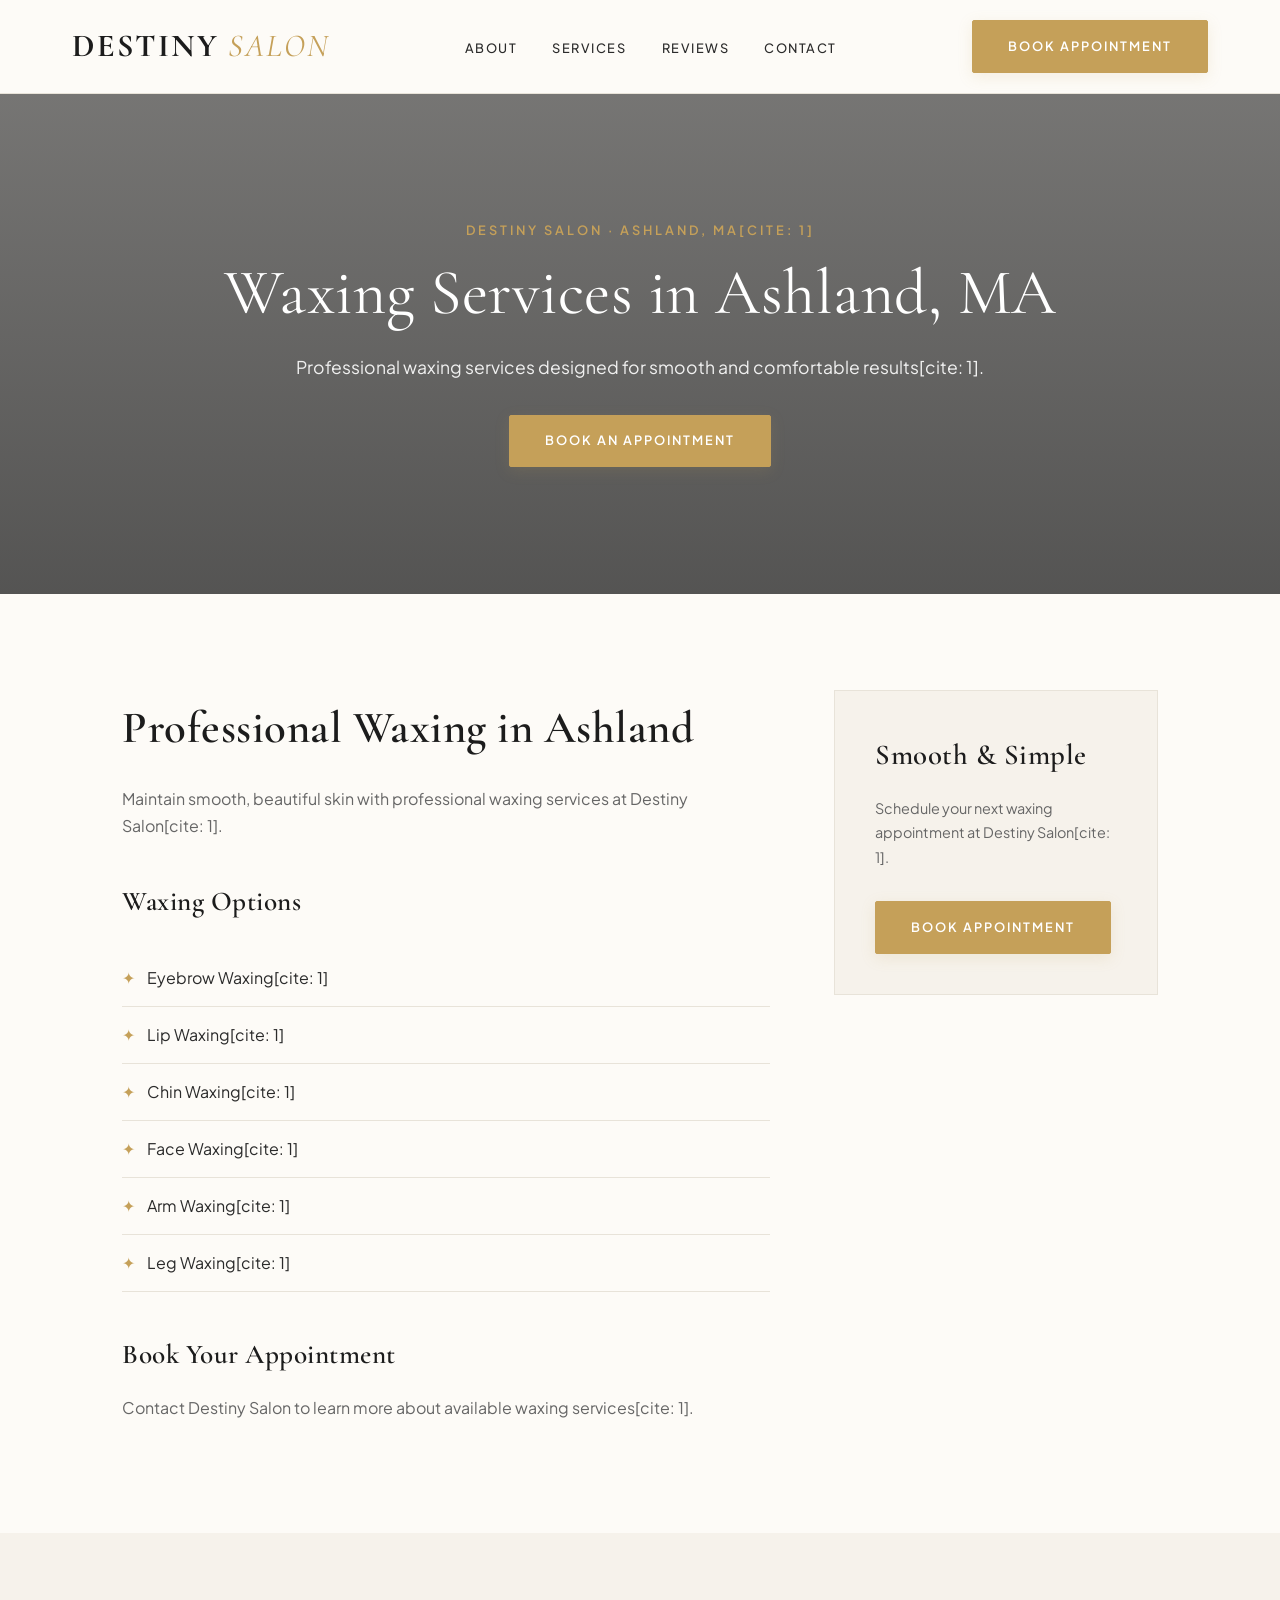
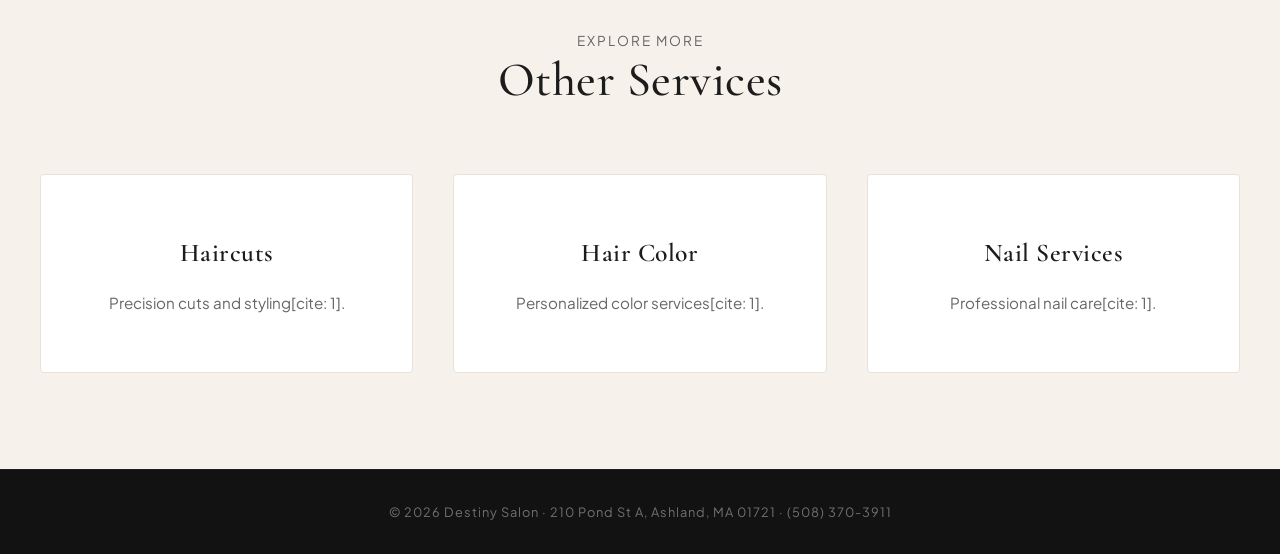
<file: services/waxing.html>
<!DOCTYPE html>
<html lang="en">
<head>
  <meta charset="UTF-8" />
  <meta name="viewport" content="width=device-width, initial-scale=1.0" />

  <title>Waxing Services in Ashland, MA | Destiny Salon</title>
  <meta name="description" content="Professional waxing services designed for smooth and comfortable results at Destiny Salon in Ashland, MA." />

  <link rel="stylesheet" href="../style.css" />

  <link rel="preconnect" href="https://fonts.googleapis.com">
  <link rel="preconnect" href="https://fonts.gstatic.com" crossorigin>
  <link href="https://fonts.googleapis.com/css2?family=Cormorant+Garamond:ital,wght@0,400;0,500;0,600;0,700;1,400&family=Plus+Jakarta+Sans:wght@300;400;500;600&display=swap" rel="stylesheet" />
</head>

<body>

<header>
  <div class="nav-container">
    <a href="../index.html" class="logo">Destiny <span>Salon</span></a>
    <ul class="nav-links">
      <li><a href="../index.html#about">About</a></li>
      <li><a href="../index.html#services">Services</a></li>
      <li><a href="../index.html#reviews">Reviews</a></li>
      <li><a href="../index.html#contact">Contact</a></li>
    </ul>
    <a href="../index.html#book" class="btn">Book Appointment</a>
  </div>
</header>

<main>
  <section class="service-hero">
    <div class="service-hero-content">
      <div class="service-hero-label">Destiny Salon · Ashland, MA[cite: 1]</div>
      <h1>Waxing Services in Ashland, MA</h1>
      <p>Professional waxing services designed for smooth and comfortable results[cite: 1].</p>
      <a href="../index.html#book" class="btn">Book an Appointment</a>
    </div>
  </section>

  <section class="service-content">
    <div class="service-content-grid">
      <div>
        <h2>Professional Waxing in Ashland</h2>
        <p>Maintain smooth, beautiful skin with professional waxing services at Destiny Salon[cite: 1].</p>

        <h3>Waxing Options</h3>
        <ul class="service-bullets">
          <li>Eyebrow Waxing[cite: 1]</li>
          <li>Lip Waxing[cite: 1]</li>
          <li>Chin Waxing[cite: 1]</li>
          <li>Face Waxing[cite: 1]</li>
          <li>Arm Waxing[cite: 1]</li>
          <li>Leg Waxing[cite: 1]</li>
        </ul>

        <h3>Book Your Appointment</h3>
        <p>Contact Destiny Salon to learn more about available waxing services[cite: 1].</p>
      </div>

      <aside class="service-sidebar">
        <h3>Smooth & Simple</h3>
        <p>Schedule your next waxing appointment at Destiny Salon[cite: 1].</p>
        <div class="service-cta">
          <a href="../index.html#book" class="btn">Book Appointment</a>
        </div>
      </aside>
    </div>
  </section>

  <section class="related-services">
    <div class="section-title">
      <p>Explore More</p>
      <h2>Other Services</h2>
    </div>
    <div class="grid-container">
      <a href="haircuts.html" class="card">
        <h3>Haircuts</h3>
        <p>Precision cuts and styling[cite: 1].</p>
      </a>
      <a href="hair-color.html" class="card">
        <h3>Hair Color</h3>
        <p>Personalized color services[cite: 1].</p>
      </a>
      <a href="nails.html" class="card">
        <h3>Nail Services</h3>
        <p>Professional nail care[cite: 1].</p>
      </a>
    </div>
  </section>
</main>

<footer>
  <p>© 2026 Destiny Salon · 210 Pond St A, Ashland, MA 01721 · (508) 370-3911</p>
</footer>

</body>
</html>
</file>
<file: style.css>
/* =========================================================
   VARIABLES
========================================================= */

:root {
  --primary: #1C1C1C;
  --primary-light: #2D2D2D;

  --accent: #C5A059;
  --accent-hover: #B08C46;
  --accent-soft: #F6F2EB;

  --text-dark: #2B2B2B;
  --text-muted: #666666;

  --bg: #FDFBF7;
  --bg-card: #FFFFFF;

  --border-subtle: #E8E3D9;

  --font-heading: 'Cormorant Garamond', serif;
  --font-body: 'Plus Jakarta Sans', sans-serif;
}


/* =========================================================
   RESET
========================================================= */

* {
  box-sizing: border-box;
  margin: 0;
  padding: 0;
}

html {
  scroll-behavior: smooth;
  overflow-x: hidden;
}

body {
  font-family: var(--font-body);
  color: var(--text-dark);
  background-color: var(--bg);
  line-height: 1.7;
  -webkit-font-smoothing: antialiased;
  overflow-x: hidden;
}

img {
  max-width: 100%;
  display: block;
}

a {
  text-decoration: none;
  color: inherit;
}

ul {
  list-style: none;
}

h1,
h2,
h3,
h4 {
  font-family: var(--font-heading);
  color: var(--primary);
  font-weight: 600;
  letter-spacing: 0.5px;
}


/* =========================================================
   HEADER & MOBILE HAMBURGER TOGGLE
========================================================= */

header {
  position: sticky;
  top: 0;
  background-color: rgba(253, 251, 247, 0.98);
  backdrop-filter: blur(12px);
  border-bottom: 1px solid var(--border-subtle);
  z-index: 1000;
  width: 100%;
}

.nav-container {
  max-width: 1200px;
  margin: 0 auto;
  padding: 1.2rem 2rem;
  display: flex;
  justify-content: space-between;
  align-items: center;
  gap: 2rem;
  position: relative;
}

.logo {
  font-family: var(--font-heading);
  font-size: 2rem;
  font-weight: 700;
  color: var(--primary);
  letter-spacing: 2px;
  text-transform: uppercase;
  white-space: nowrap;
}

.logo span {
  color: var(--accent);
  font-weight: 400;
  font-style: italic;
}

.nav-links {
  display: flex;
  gap: 2.2rem;
  align-items: center;
}

.nav-links a {
  font-size: 0.8rem;
  font-weight: 500;
  text-transform: uppercase;
  letter-spacing: 1.5px;
  color: var(--text-dark);
  transition: color 0.3s ease;
}

.nav-links a:hover {
  color: var(--accent);
}

/* Hidden checkbox and label for mobile menu toggle */
.nav-toggle {
  display: none;
}

.nav-toggle-label {
  display: none;
  cursor: pointer;
  padding: 0.5rem;
}

.nav-toggle-label span,
.nav-toggle-label span::before,
.nav-toggle-label span::after {
  display: block;
  background: var(--primary);
  height: 2px;
  width: 25px;
  position: relative;
  transition: background 0.3s ease;
}

.nav-toggle-label span::before,
.nav-toggle-label span::after {
  content: '';
  position: absolute;
  left: 0;
}

.nav-toggle-label span::before {
  top: -8px;
}

.nav-toggle-label span::after {
  top: 8px;
}


/* =========================================================
   BUTTONS
========================================================= */

.btn {
  display: inline-block;
  padding: 0.9rem 2.2rem;
  background-color: var(--accent);
  color: #FFFFFF;
  border-radius: 2px;
  font-size: 0.8rem;
  font-weight: 600;
  text-transform: uppercase;
  letter-spacing: 2px;
  transition: all 0.3s ease;
  border: 1px solid var(--accent);
  box-shadow: 0 4px 15px rgba(197, 160, 89, 0.15);
  cursor: pointer;
  text-align: center;
}

.btn:hover {
  background-color: var(--accent-hover);
  border-color: var(--accent-hover);
  transform: translateY(-2px);
  box-shadow: 0 6px 20px rgba(197, 160, 89, 0.25);
}

.btn-outline {
  background-color: transparent;
  color: var(--accent);
  border: 1px solid var(--accent);
}

.btn-outline:hover {
  background-color: var(--accent);
  color: #FFFFFF;
}


/* =========================================================
   GENERAL SECTIONS
========================================================= */

.section-title {
  text-align: center;
  margin-bottom: 4rem;
}

.section-title h2 {
  font-size: 3rem;
  line-height: 1.2;
  margin-bottom: 0.5rem;
  font-weight: 500;
}

.section-title p {
  color: var(--text-muted);
  font-size: 0.85rem;
  text-transform: uppercase;
  letter-spacing: 2px;
}


/* =========================================================
   HERO
========================================================= */

.hero {
  position: relative;
  background-color: #1C1C1C;
  background:
          linear-gradient(
                  180deg,
                  rgba(28,28,28,0.55),
                  rgba(28,28,28,0.72)
          ),
          url('https://images.unsplash.com/photo-1560066984-138dadb4c035?auto=format&fit=crop&w=1800&q=80')
          center / cover no-repeat;
  height: 80vh;
  min-height: 550px;
  display: flex;
  align-items: center;
  justify-content: center;
  text-align: center;
  color: #FFFFFF;
  padding: 0 1.5rem;
}

.hero-content {
  max-width: 850px;
  margin: 0 auto;
}

.rating-badge {
  display: inline-flex;
  align-items: center;
  gap: 0.6rem;
  background: rgba(255,255,255,0.12);
  backdrop-filter: blur(10px);
  border: 1px solid rgba(255,255,255,0.2);
  padding: 0.5rem 1.4rem;
  border-radius: 50px;
  margin-bottom: 2rem;
  font-size: 0.85rem;
  letter-spacing: 1px;
  text-transform: uppercase;
}

.stars {
  color: #E2B961;
  letter-spacing: 2px;
}

.hero-content h1 {
  color: #FFFFFF;
  font-size: 4rem;
  line-height: 1.1;
  margin-bottom: 1.5rem;
  font-weight: 400;
}

.hero-content p {
  font-size: 1.15rem;
  margin-bottom: 2.5rem;
  font-weight: 300;
  color: rgba(255,255,255,0.9);
  max-width: 650px;
  margin-left: auto;
  margin-right: auto;
}


/* =========================================================
   FEATURES
========================================================= */

.features {
  padding: 7rem 2rem;
  background-color: var(--bg);
}

.grid-container {
  max-width: 1200px;
  margin: 0 auto;
  display: grid;
  grid-template-columns: repeat(auto-fit, minmax(280px, 1fr));
  gap: 2.5rem;
}

.card {
  background: var(--bg-card);
  padding: 3.5rem 2.5rem;
  border-radius: 4px;
  text-align: center;
  transition: all 0.4s ease;
  border: 1px solid var(--border-subtle);
}

.card:hover {
  transform: translateY(-8px);
  box-shadow: 0 20px 40px rgba(0,0,0,0.04);
  border-color: var(--accent);
}

.card-icon {
  font-size: 2rem;
  color: var(--accent);
  margin-bottom: 1.5rem;
}

.card h3 {
  font-size: 1.6rem;
  margin-bottom: 1rem;
}

.card p {
  color: var(--text-muted);
  font-size: 0.95rem;
  line-height: 1.7;
}


/* =========================================================
   SERVICES
========================================================= */

.services {
  padding: 7rem 2rem;
  background-color: var(--accent-soft);
}

.service-list-grid {
  max-width: 1100px;
  margin: 0 auto;
  display: grid;
  grid-template-columns: repeat(auto-fit, minmax(300px, 1fr));
  gap: 2rem;
}

.service-item {
  display: block;
  background: var(--bg-card);
  padding: 3rem;
  border-radius: 4px;
  border: 1px solid var(--border-subtle);
  transition: all 0.3s ease;
}

.service-item:hover {
  border-color: var(--accent);
  transform: translateY(-5px);
  box-shadow: 0 15px 30px rgba(0,0,0,0.05);
}

.service-item h3 {
  font-size: 1.8rem;
  margin-bottom: 0.8rem;
}

.service-item p {
  color: var(--text-muted);
  font-size: 0.95rem;
}

.service-arrow {
  display: inline-block;
  margin-top: 1.5rem;
  color: var(--accent);
  font-size: 0.75rem;
  font-weight: 600;
  text-transform: uppercase;
  letter-spacing: 1.5px;
}


/* =========================================================
   BOOKING
========================================================= */

.booking-section {
  padding: 7rem 2rem;
  background-color: var(--bg);
  text-align: center;
}

.calendly-inline-widget {
  min-width: 300px;
  height: 820px;
  border: 1px solid var(--border-subtle);
  border-radius: 4px;
  max-width: 500px;
  margin: 0 auto;
  background: var(--bg-card);
  overflow: hidden; /* Hides any unwanted internal scrollbars */
}


/* =========================================================
   REVIEWS
========================================================= */

.reviews {
  padding: 7rem 2rem;
  background-color: var(--bg);
  border-top: 1px solid var(--border-subtle);
}

.review-card {
  background: var(--bg-card);
  padding: 3rem 2.5rem;
  border-radius: 4px;
  border: 1px solid var(--border-subtle);
  font-family: var(--font-heading);
  font-size: 1.35rem;
  font-style: italic;
  color: var(--primary);
  box-shadow: 0 4px 20px rgba(0,0,0,0.02);
  display: flex;
  flex-direction: column;
  justify-content: space-between;
}

.review-author {
  margin-top: 2rem;
  font-family: var(--font-body);
  font-style: normal;
  font-weight: 600;
  font-size: 0.8rem;
  text-transform: uppercase;
  letter-spacing: 1.5px;
  color: var(--accent);
}


/* =========================================================
   CONTACT
========================================================= */

.contact {
  padding: 7rem 2rem;
  background-color: var(--primary);
  color: #FFFFFF;
}

.contact h2,
.contact h3 {
  color: #FFFFFF;
}

.contact-container {
  max-width: 1200px;
  margin: 0 auto;
  display: grid;
  grid-template-columns: 1fr 1fr;
  gap: 4rem;
  align-items: center;
}

.contact-info p {
  margin-bottom: 1.5rem;
  font-size: 1.05rem;
  color: rgba(255,255,255,0.85);
  font-weight: 300;
}

.contact-info strong {
  color: #FFFFFF;
  font-weight: 500;
}

.amenities {
  display: flex;
  gap: 1rem;
  margin-top: 2rem;
  flex-wrap: wrap;
}

.tag {
  background: rgba(255,255,255,0.08);
  border: 1px solid rgba(255,255,255,0.15);
  padding: 0.5rem 1.2rem;
  border-radius: 50px;
  font-size: 0.8rem;
  letter-spacing: 1px;
  text-transform: uppercase;
}

.map-container {
  width: 100%;
  height: 420px;
  border-radius: 4px;
  overflow: hidden;
  border: 1px solid rgba(255,255,255,0.1);
}

.map-container iframe {
  width: 100%;
  height: 100%;
  border: 0;
  filter: grayscale(20%) contrast(1.1);
}


/* =========================================================
   SERVICE DETAIL PAGES
========================================================= */

.service-page {
  display: none;
}

.service-page.active {
  display: block;
}

.service-hero {
  position: relative;
  min-height: 500px;
  display: flex;
  align-items: center;
  justify-content: center;
  text-align: center;
  padding: 5rem 1.5rem;
  background-color: #1C1C1C;
  background:
          linear-gradient(
                  180deg,
                  rgba(28,28,28,0.60),
                  rgba(28,28,28,0.75)
          ),
          url('https://images.unsplash.com/photo-1522337360788-8b13dee7a37e?auto=format&fit=crop&w=1800&q=80')
          center / cover no-repeat;
}

.service-hero-content {
  max-width: 850px;
}

.service-hero-label {
  color: var(--accent);
  font-size: 0.8rem;
  font-weight: 600;
  letter-spacing: 3px;
  text-transform: uppercase;
  margin-bottom: 1rem;
}

.service-hero h1 {
  color: #FFFFFF;
  font-size: 4rem;
  font-weight: 400;
  line-height: 1.1;
  margin-bottom: 1.5rem;
}

.service-hero p {
  color: rgba(255,255,255,0.9);
  font-size: 1.1rem;
  max-width: 700px;
  margin: 0 auto 2rem;
}

.service-content {
  max-width: 1100px;
  margin: 0 auto;
  padding: 6rem 2rem;
}

.service-content-grid {
  display: grid;
  grid-template-columns: 2fr 1fr;
  gap: 4rem;
  align-items: start;
}

.service-content h2 {
  font-size: 2.8rem;
  margin-bottom: 1.2rem;
}

.service-content h3 {
  font-size: 1.7rem;
  margin: 2.5rem 0 1rem;
}

.service-content p {
  color: var(--text-muted);
  margin-bottom: 1rem;
}

.service-bullets {
  list-style: none;
  margin-top: 1.5rem;
}

.service-bullets li {
  padding: 0.9rem 0;
  border-bottom: 1px solid var(--border-subtle);
  color: var(--text-dark);
}

.service-bullets li::before {
  content: "✦";
  color: var(--accent);
  margin-right: 0.75rem;
}

.service-sidebar {
  background: var(--accent-soft);
  padding: 2.5rem;
  border: 1px solid var(--border-subtle);
  position: sticky;
  top: 120px;
}

.service-sidebar h3 {
  margin-top: 0;
  font-size: 1.8rem;
}

.service-sidebar p {
  font-size: 0.9rem;
}

.service-cta {
  margin-top: 2rem;
}

.related-services {
  background: var(--accent-soft);
  padding: 6rem 2rem;
}


/* =========================================================
   FOOTER
========================================================= */

footer {
  background-color: #121212;
  color: rgba(255,255,255,0.4);
  text-align: center;
  padding: 2rem 1rem;
  font-size: 0.8rem;
  letter-spacing: 1px;
  border-top: 1px solid rgba(255,255,255,0.05);
  line-height: 1.6;
}


/* =========================================================
   MOBILE RESPONSIVENESS FIXES
========================================================= */

@media (max-width: 900px) {
  .hero-content h1 {
    font-size: 2.5rem;
  }

  .service-hero h1 {
    font-size: 3rem;
  }

  .section-title h2 {
    font-size: 2.2rem;
  }

  .contact-container {
    grid-template-columns: 1fr;
    gap: 3rem;
  }

  .service-content-grid {
    grid-template-columns: 1fr;
  }

  .service-sidebar {
    position: static;
  }

  .nav-container {
    padding: 1rem 1.25rem;
  }

  .logo {
    font-size: 1.5rem;
  }

  /* Hide desktop booking button on mobile */
  .desktop-book-btn,
  .nav-container .btn {
    display: none;
  }

  /* Show mobile hamburger toggle button */
  .nav-toggle-label {
    display: block;
  }

  /* Dropdown navigation menu styling for mobile */
  .nav-links {
    position: absolute;
    top: 100%;
    left: 0;
    width: 100%;
    background-color: var(--bg);
    flex-direction: column;
    align-items: center;
    gap: 1.5rem;
    padding: 0;
    max-height: 0;
    opacity: 0;
    visibility: hidden;
    overflow: hidden;
    transition: all 0.3s ease-in-out;
    border-bottom: 0px solid var(--border-subtle);
    box-shadow: none;
  }

  .nav-links li {
    width: 100%;
    text-align: center;
  }

  .nav-links a {
    display: block;
    font-size: 0.95rem;
    padding: 0.5rem 0;
  }

  /* Open dropdown when checkbox is checked */
  .nav-toggle:checked ~ .nav-links {
    max-height: 350px;
    opacity: 1;
    visibility: visible;
    padding: 2rem 0;
    border-bottom: 1px solid var(--border-subtle);
    box-shadow: 0 10px 20px rgba(0,0,0,0.05);
  }

  /* Animate hamburger lines into an 'X' */
  .nav-toggle:checked ~ .nav-toggle-label span {
    background: transparent;
  }

  .nav-toggle:checked ~ .nav-toggle-label span::before {
    transform: rotate(45deg);
    top: 0;
  }

  .nav-toggle:checked ~ .nav-toggle-label span::after {
    transform: rotate(-45deg);
    top: 0;
  }
}
</file>
